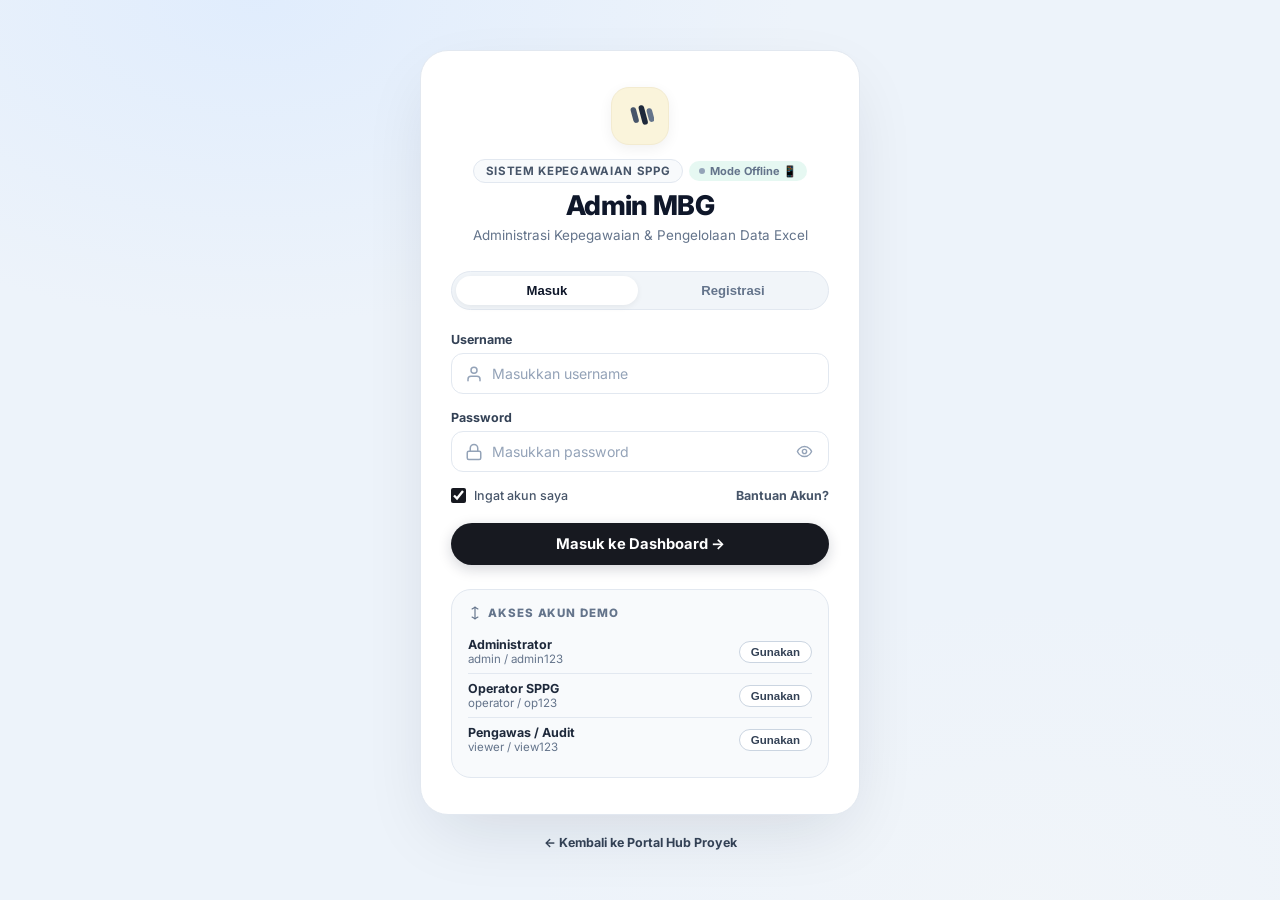
<file: index.html>
<!DOCTYPE html>
<html lang="id">
<head>
  <meta charset="UTF-8">
  <meta name="viewport" content="width=device-width, initial-scale=1.0">
  <title>Login — Admin MBG</title>
  <link rel="preconnect" href="https://fonts.googleapis.com">
  <link href="https://fonts.googleapis.com/css2?family=Inter:wght@300;400;500;600;700;800&display=swap" rel="stylesheet">
  <style>
    :root {
      --primary:        #171920;
      --primary-hover:  #282c37;
      --accent-blue:    #0284c7;
      --border-light:   #e2e8f0;
      --border-focus:   #94a3b8;
      --surface-card:   #ffffff;
      --surface-subtle: #f8fafc;
      --text-main:      #0f172a;
      --text-muted:     #64748b;
      --text-subtle:    #94a3b8;
      --radius-md:      12px;
      --radius-lg:      20px;
      --radius-xl:      28px;
      --radius-pill:    9999px;
    }

    * { box-sizing: border-box; margin: 0; padding: 0; }

    body {
      font-family: 'Inter', -apple-system, BlinkMacSystemFont, 'Segoe UI', Roboto, sans-serif;
      background: #edf3fa;
      background-image:
        radial-gradient(ellipse 70% 60% at 20% 0%, rgba(219, 234, 254, 0.7) 0%, transparent 60%),
        radial-gradient(ellipse 65% 55% at 80% 100%, rgba(241, 245, 249, 0.9) 0%, transparent 60%);
      color: var(--text-main);
      min-height: 100vh;
      display: flex;
      align-items: center;
      justify-content: center;
      padding: 24px;
      position: relative;
    }

    .login-wrapper {
      width: 100%;
      max-width: 440px;
      position: relative;
      z-index: 2;
    }

    /* Floating Card Container */
    .card-login {
      background: var(--surface-card);
      border: 1px solid var(--border-light);
      border-radius: var(--radius-xl);
      padding: 36px 30px;
      box-shadow: 0 25px 70px -15px rgba(15, 23, 42, 0.12), 0 0 0 1px rgba(255, 255, 255, 0.8) inset;
    }

    /* Brand Header with Corporate Slate-Gray Logo */
    .brand-section {
      text-align: center;
      margin-bottom: 26px;
    }
    .brand-logo-box {
      width: 58px;
      height: 58px;
      border-radius: 18px;
      background: #faf4db;
      border: 1px solid #f3ebd0;
      display: inline-flex;
      align-items: center;
      justify-content: center;
      margin-bottom: 14px;
      box-shadow: 0 4px 14px rgba(0,0,0,0.06);
    }
    .brand-badge {
      display: inline-flex;
      align-items: center;
      gap: 6px;
      font-size: 0.72rem;
      font-weight: 700;
      letter-spacing: 0.06em;
      text-transform: uppercase;
      color: #475569;
      background: var(--surface-subtle);
      border: 1px solid var(--border-light);
      padding: 4px 12px;
      border-radius: var(--radius-pill);
      margin-bottom: 10px;
    }
    .brand-title {
      font-size: 1.7rem;
      font-weight: 800;
      color: var(--text-main);
      letter-spacing: -0.025em;
      margin-bottom: 4px;
    }
    .brand-subtitle {
      font-size: 0.84rem;
      color: var(--text-muted);
      line-height: 1.45;
    }

    /* Active Session Banner */
    .active-session-banner {
      display: none;
      align-items: center;
      justify-content: space-between;
      gap: 8px;
      padding: 10px 14px;
      border-radius: 14px;
      background: #f1f5f9;
      border: 1px solid #e2e8f0;
      font-size: 0.78rem;
      color: #334155;
      margin-bottom: 18px;
    }
    .active-session-banner.show { display: flex; }
    .btn-resume {
      padding: 5px 12px;
      border-radius: var(--radius-pill);
      background: var(--primary);
      color: #fff;
      font-size: 0.75rem;
      font-weight: 700;
      border: none;
      cursor: pointer;
      white-space: nowrap;
      transition: all 0.18s;
    }
    .btn-resume:hover { background: var(--primary-hover); }

    /* Switch Tabs */
    .tabs-wrap {
      display: flex;
      gap: 4px;
      background: #f1f5f9;
      border: 1px solid var(--border-light);
      border-radius: var(--radius-pill);
      padding: 4px;
      margin-bottom: 22px;
    }
    .tab-btn {
      flex: 1;
      text-align: center;
      padding: 7px 12px;
      border-radius: var(--radius-pill);
      font-size: 0.82rem;
      font-weight: 700;
      color: var(--text-muted);
      cursor: pointer;
      border: none;
      background: transparent;
      transition: all 0.18s;
    }
    .tab-btn:hover { color: var(--text-main); }
    .tab-btn.active {
      background: #ffffff;
      color: var(--text-main);
      box-shadow: 0 2px 6px rgba(0,0,0,0.06);
    }

    /* Alerts */
    .alert-box {
      display: none;
      padding: 10px 14px;
      border-radius: 12px;
      font-size: 0.8rem;
      font-weight: 600;
      margin-bottom: 16px;
      align-items: center;
      gap: 8px;
      animation: fadeIn 0.2s ease;
    }
    .alert-box.show { display: flex; }
    .alert-err { background: #fef2f2; color: #dc2626; border: 1px solid #fecaca; }
    .alert-ok  { background: #f0fdf4; color: #166534; border: 1px solid #bbf7d0; }
    @keyframes fadeIn { from { opacity: 0; transform: translateY(-4px); } to { opacity: 1; transform: translateY(0); } }

    /* Forms */
    .form-group {
      margin-bottom: 16px;
    }
    .form-label {
      display: block;
      font-size: 0.78rem;
      font-weight: 700;
      color: #334155;
      margin-bottom: 6px;
    }
    .input-box {
      position: relative;
      display: flex;
      align-items: center;
    }
    .input-icon-svg {
      position: absolute;
      left: 14px;
      color: #94a3b8;
      pointer-events: none;
      display: flex;
      align-items: center;
      justify-content: center;
    }
    .form-ctrl {
      width: 100%;
      padding: 11px 14px 11px 40px;
      background: #ffffff;
      border: 1.5px solid var(--border-light);
      border-radius: var(--radius-md);
      color: var(--text-main);
      font-size: 0.88rem;
      font-family: inherit;
      outline: none;
      transition: all 0.2s;
    }
    .form-ctrl:focus {
      border-color: #64748b;
      box-shadow: 0 0 0 3px rgba(100, 116, 139, 0.12);
    }
    .form-ctrl::placeholder { color: #94a3b8; }

    .eye-toggle-btn {
      position: absolute;
      right: 12px;
      background: none;
      border: none;
      color: #94a3b8;
      cursor: pointer;
      display: flex;
      align-items: center;
      justify-content: center;
      padding: 4px;
      transition: color 0.18s;
    }
    .eye-toggle-btn:hover { color: #475569; }

    .form-options-row {
      display: flex;
      align-items: center;
      justify-content: space-between;
      margin: 14px 0 20px;
      font-size: 0.78rem;
    }
    .check-label {
      display: flex;
      align-items: center;
      gap: 8px;
      color: #475569;
      font-weight: 500;
      cursor: pointer;
    }
    .check-label input {
      accent-color: var(--primary);
      width: 15px; height: 15px;
      cursor: pointer;
    }
    .link-help {
      color: #475569;
      text-decoration: none;
      font-weight: 700;
      cursor: pointer;
      transition: color 0.15s;
    }
    .link-help:hover { color: #0f172a; text-decoration: underline; }

    /* Button Primary (Corporate Dark Slate) */
    .btn-submit-main {
      width: 100%;
      padding: 12px;
      background: var(--primary);
      border: none;
      border-radius: var(--radius-pill);
      color: #ffffff;
      font-size: 0.92rem;
      font-weight: 700;
      font-family: inherit;
      cursor: pointer;
      transition: all 0.2s;
      box-shadow: 0 4px 14px rgba(15,23,42,0.18);
      display: flex;
      align-items: center;
      justify-content: center;
      gap: 8px;
    }
    .btn-submit-main:hover {
      background: var(--primary-hover);
      transform: translateY(-1px);
      box-shadow: 0 6px 18px rgba(15,23,42,0.22);
    }
    .btn-submit-main:active { transform: translateY(0); }
    .btn-submit-main.loading { opacity: 0.75; pointer-events: none; }

    .btn-spinner {
      display: none;
      width: 16px; height: 16px;
      border: 2px solid rgba(255,255,255,0.3);
      border-top-color: #fff;
      border-radius: 50%;
      animation: spin 0.6s linear infinite;
    }
    @keyframes spin { to { transform: rotate(360deg); } }
    .btn-submit-main.loading .btn-spinner { display: inline-block; }

    /* Quick Demo Accounts */
    .demo-accounts-box {
      margin-top: 24px;
      padding: 16px;
      background: var(--surface-subtle);
      border: 1px solid var(--border-light);
      border-radius: var(--radius-lg);
    }
    .demo-accounts-header {
      font-size: 0.72rem;
      font-weight: 800;
      letter-spacing: 0.08em;
      text-transform: uppercase;
      color: #64748b;
      margin-bottom: 10px;
      display: flex;
      align-items: center;
      gap: 6px;
    }
    .demo-account-row {
      display: flex;
      align-items: center;
      justify-content: space-between;
      padding: 7px 0;
      border-bottom: 1px solid #e2e8f0;
      font-size: 0.78rem;
    }
    .demo-account-row:last-child { border-bottom: none; }
    .demo-user-title { font-weight: 700; color: #1e293b; }
    .demo-user-cred { color: #64748b; font-size: 0.72rem; }
    .btn-demo-fill {
      padding: 4px 11px;
      border-radius: var(--radius-pill);
      font-size: 0.72rem;
      font-weight: 700;
      background: #ffffff;
      color: #334155;
      border: 1px solid #cbd5e1;
      cursor: pointer;
      transition: all 0.15s;
    }
    .btn-demo-fill:hover {
      background: var(--primary);
      color: #ffffff;
      border-color: var(--primary);
    }

    .footer-hub-link {
      text-align: center;
      margin-top: 20px;
      font-size: 0.78rem;
      color: var(--text-muted);
    }
    .footer-hub-link a {
      color: #334155;
      text-decoration: none;
      font-weight: 700;
    }
    .footer-hub-link a:hover { text-decoration: underline; }

    .auth-panel { display: none; }
    .auth-panel.active { display: block; }
  </style>
</head>
<body>

<div class="login-wrapper">

  <div class="card-login">

    <!-- Brand Header -->
    <div class="brand-section">
      <!-- Corporate Slate-Gray Vector Logo Mark -->
      <div class="brand-logo-box">
        <svg width="28" height="28" viewBox="0 0 28 28" fill="none" xmlns="http://www.w3.org/2000/svg">
          <rect x="4" y="6" width="5.5" height="16" rx="2.75" fill="#475569" transform="rotate(-15 4 6)"/>
          <rect x="12" y="4" width="5.5" height="20" rx="2.75" fill="#1e293b" transform="rotate(-15 12 4)"/>
          <rect x="20" y="7" width="5.5" height="14" rx="2.75" fill="#64748b" transform="rotate(-15 20 7)"/>
        </svg>
      </div>

      <div style="display:flex;align-items:center;justify-content:center;gap:6px;margin-bottom:6px;flex-wrap:wrap;">
        <div class="brand-badge" style="margin-bottom:0;">Sistem Kepegawaian SPPG</div>
        <div id="cloud-sync-badge" style="display:inline-flex;align-items:center;gap:5px;font-size:11px;font-weight:700;color:#059669;background:rgba(16,185,129,0.1);padding:3px 10px;border-radius:99px;">
          <span style="width:6px;height:6px;border-radius:50%;background:#10b981;box-shadow:0 0 6px #10b981;"></span> Cloud Global Online
        </div>
      </div>
      <h1 class="brand-title">Admin MBG</h1>
      <p class="brand-subtitle">Administrasi Kepegawaian & Pengelolaan Data Excel</p>
    </div>

    <!-- Active session shortcut (if previous session exists) -->
    <div class="active-session-banner" id="banner-active-sess">
      <div>
        <span>Sesi aktif: </span><strong id="banner-sess-name">Admin</strong>
      </div>
      <button type="button" class="btn-resume" onclick="resumeSession()">Lanjut ke Dashboard →</button>
    </div>

    <!-- Switch Tabs -->
    <div class="tabs-wrap">
      <button type="button" class="tab-btn active" id="tab-login" onclick="setTab('login')">Masuk</button>
      <button type="button" class="tab-btn" id="tab-reg" onclick="setTab('reg')">Registrasi</button>
    </div>

    <!-- Alert Messages -->
    <div class="alert-box alert-err" id="alert-err">
      <span id="alert-err-msg">Username atau password salah.</span>
    </div>
    <div class="alert-box alert-ok" id="alert-ok">
      <span id="alert-ok-msg">Berhasil! Mengalihkan ke dashboard...</span>
    </div>

    <!-- ── FORM LOGIN ── -->
    <div class="auth-panel active" id="panel-login">
      <div class="form-group">
        <label class="form-label">Username</label>
        <div class="input-box">
          <span class="input-icon-svg">
            <svg width="18" height="18" viewBox="0 0 24 24" fill="none" stroke="currentColor" stroke-width="2" stroke-linecap="round" stroke-linejoin="round"><path d="M20 21v-2a4 4 0 0 0-4-4H8a4 4 0 0 0-4 4v2"/><circle cx="12" cy="7" r="4"/></svg>
          </span>
          <input type="text" id="login-user" class="form-ctrl" placeholder="Masukkan username" autocomplete="username">
        </div>
      </div>

      <div class="form-group">
        <label class="form-label">Password</label>
        <div class="input-box">
          <span class="input-icon-svg">
            <svg width="18" height="18" viewBox="0 0 24 24" fill="none" stroke="currentColor" stroke-width="2" stroke-linecap="round" stroke-linejoin="round"><rect x="3" y="11" width="18" height="11" rx="2" ry="2"/><path d="M7 11V7a5 5 0 0 1 10 0v4"/></svg>
          </span>
          <input type="password" id="login-pass" class="form-ctrl" placeholder="Masukkan password" autocomplete="current-password" onkeydown="if(event.key==='Enter')doLogin()">
          <button type="button" class="eye-toggle-btn" onclick="togglePass('login-pass', this)" title="Lihat password">
            <svg width="17" height="17" viewBox="0 0 24 24" fill="none" stroke="currentColor" stroke-width="2" stroke-linecap="round" stroke-linejoin="round"><path d="M2 12s3-7 10-7 10 7 10 7-3 7-10 7-10-7-10-7Z"/><circle cx="12" cy="12" r="3"/></svg>
          </button>
        </div>
      </div>

      <div class="form-options-row">
        <label class="check-label">
          <input type="checkbox" id="remember-me" checked> Ingat akun saya
        </label>
        <span class="link-help" onclick="forgotHint()">Bantuan Akun?</span>
      </div>

      <button type="button" class="btn-submit-main" id="btn-login" onclick="doLogin()">
        <span id="btn-login-txt">Masuk ke Dashboard →</span>
        <span class="btn-spinner" id="btn-login-spn"></span>
      </button>

      <!-- Quick Demo Accounts -->
      <div class="demo-accounts-box">
        <div class="demo-accounts-header">
          <svg width="14" height="14" viewBox="0 0 24 24" fill="none" stroke="currentColor" stroke-width="2" stroke-linecap="round" stroke-linejoin="round"><path d="M12 2v20"/><path d="m17 5-5-3-5 3"/><path d="m17 19-5 3-5-3"/></svg>
          Akses Akun Demo
        </div>
        <div class="demo-account-row">
          <div>
            <div class="demo-user-title">Administrator</div>
            <div class="demo-user-cred">admin / admin123</div>
          </div>
          <button type="button" class="btn-demo-fill" onclick="quickFill('admin', 'admin123')">Gunakan</button>
        </div>
        <div class="demo-account-row">
          <div>
            <div class="demo-user-title">Operator SPPG</div>
            <div class="demo-user-cred">operator / op123</div>
          </div>
          <button type="button" class="btn-demo-fill" onclick="quickFill('operator', 'op123')">Gunakan</button>
        </div>
        <div class="demo-account-row">
          <div>
            <div class="demo-user-title">Pengawas / Audit</div>
            <div class="demo-user-cred">viewer / view123</div>
          </div>
          <button type="button" class="btn-demo-fill" onclick="quickFill('viewer', 'view123')">Gunakan</button>
        </div>
      </div>
    </div>

    <!-- ── FORM REGISTRASI ── -->
    <div class="auth-panel" id="panel-reg">
      <div class="form-group">
        <label class="form-label">Nama Lengkap</label>
        <div class="input-box">
          <span class="input-icon-svg">
            <svg width="18" height="18" viewBox="0 0 24 24" fill="none" stroke="currentColor" stroke-width="2" stroke-linecap="round" stroke-linejoin="round"><path d="M19 21v-2a4 4 0 0 0-4-4H9a4 4 0 0 0-4 4v2"/><circle cx="12" cy="7" r="4"/></svg>
          </span>
          <input type="text" id="reg-name" class="form-ctrl" placeholder="Nama lengkap Anda">
        </div>
      </div>

      <div class="form-group">
        <label class="form-label">Username</label>
        <div class="input-box">
          <span class="input-icon-svg">
            <svg width="18" height="18" viewBox="0 0 24 24" fill="none" stroke="currentColor" stroke-width="2" stroke-linecap="round" stroke-linejoin="round"><circle cx="12" cy="12" r="4"/><path d="M16 8v5a3 3 0 0 0 6 0v-1a10 10 0 1 0-4 8"/></svg>
          </span>
          <input type="text" id="reg-user" class="form-ctrl" placeholder="Username untuk login">
        </div>
      </div>

      <div class="form-group">
        <label class="form-label">Peran / Jabatan</label>
        <div class="input-box">
          <span class="input-icon-svg">
            <svg width="18" height="18" viewBox="0 0 24 24" fill="none" stroke="currentColor" stroke-width="2" stroke-linecap="round" stroke-linejoin="round"><rect x="2" y="7" width="20" height="14" rx="2" ry="2"/><path d="M16 21V5a2 2 0 0 0-2-2h-4a2 2 0 0 0-2 2v16"/></svg>
          </span>
          <select id="reg-role" class="form-ctrl" style="cursor:pointer;background:#ffffff">
            <option value="Administrator">Administrator</option>
            <option value="Operator SPPG" selected>Operator SPPG</option>
            <option value="Ahli Gizi">Ahli Gizi</option>
            <option value="Viewer">Viewer</option>
          </select>
        </div>
      </div>

      <div class="form-group">
        <label class="form-label">Password</label>
        <div class="input-box">
          <span class="input-icon-svg">
            <svg width="18" height="18" viewBox="0 0 24 24" fill="none" stroke="currentColor" stroke-width="2" stroke-linecap="round" stroke-linejoin="round"><rect x="3" y="11" width="18" height="11" rx="2" ry="2"/><path d="M7 11V7a5 5 0 0 1 10 0v4"/></svg>
          </span>
          <input type="password" id="reg-pass" class="form-ctrl" placeholder="Minimal 6 karakter">
          <button type="button" class="eye-toggle-btn" onclick="togglePass('reg-pass', this)">
            <svg width="17" height="17" viewBox="0 0 24 24" fill="none" stroke="currentColor" stroke-width="2" stroke-linecap="round" stroke-linejoin="round"><path d="M2 12s3-7 10-7 10 7 10 7-3 7-10 7-10-7-10-7Z"/><circle cx="12" cy="12" r="3"/></svg>
          </button>
        </div>
      </div>

      <div class="form-group">
        <label class="form-label">Konfirmasi Password</label>
        <div class="input-box">
          <span class="input-icon-svg">
            <svg width="18" height="18" viewBox="0 0 24 24" fill="none" stroke="currentColor" stroke-width="2" stroke-linecap="round" stroke-linejoin="round"><rect x="3" y="11" width="18" height="11" rx="2" ry="2"/><path d="M7 11V7a5 5 0 0 1 10 0v4"/></svg>
          </span>
          <input type="password" id="reg-pass2" class="form-ctrl" placeholder="Ulangi password" onkeydown="if(event.key==='Enter')doRegister()">
          <button type="button" class="eye-toggle-btn" onclick="togglePass('reg-pass2', this)">
            <svg width="17" height="17" viewBox="0 0 24 24" fill="none" stroke="currentColor" stroke-width="2" stroke-linecap="round" stroke-linejoin="round"><path d="M2 12s3-7 10-7 10 7 10 7-3 7-10 7-10-7-10-7Z"/><circle cx="12" cy="12" r="3"/></svg>
          </button>
        </div>
      </div>

      <button type="button" class="btn-submit-main" id="btn-reg" onclick="doRegister()">
        <span id="btn-reg-txt">Daftarkan Akun Baru →</span>
        <span class="btn-spinner" id="btn-reg-spn"></span>
      </button>
    </div>

  </div>

  <div class="footer-hub-link">
    <a href="/">← Kembali ke Portal Hub Proyek</a>
  </div>

</div>

<script>
  // ── Database akun lokal (disimpan di localStorage) ──
  const DEFAULT_USERS = [
    { username: 'admin', password: 'admin123', name: 'Adli Zain Pribadi', role: 'Administrator' },
    { username: 'operator', password: 'op123', name: 'Operator SPPG', role: 'Operator' },
    { username: 'viewer', password: 'view123', name: 'Pengawas Audit', role: 'Viewer' }
  ];

  // ── Multi-Tier Cloud Sync & Server Database ──
  const CLOUD_SYNC_USERS_URL = 'https://admin-mbg-sppg-default-rtdb.asia-southeast1.firebasedatabase.app/users.json';
  const API_USERS_URL = 'api-users.php';

  function getUsers() {
    try {
      const raw = localStorage.getItem('mbg_users');
      if (raw) return JSON.parse(raw);
    } catch(e) {}
    localStorage.setItem('mbg_users', JSON.stringify(DEFAULT_USERS));
    return DEFAULT_USERS;
  }

  function saveUsers(users) {
    localStorage.setItem('mbg_users', JSON.stringify(users));
  }

  function updateCloudSyncBadge(status, text) {
    const el = document.getElementById('cloud-sync-badge');
    if (!el) return;
    if (status === 'cloud') {
      el.innerHTML = '<span style="width:6px;height:6px;border-radius:50%;background:#10b981;box-shadow:0 0 6px #10b981;"></span> Cloud Global Online 🌐';
      el.style.color = '#059669';
    } else if (status === 'local') {
      el.innerHTML = '<span style="width:6px;height:6px;border-radius:50%;background:#0284c7;"></span> Server Lokal XAMPP 💻';
      el.style.color = '#0284c7';
    } else {
      el.innerHTML = '<span style="width:6px;height:6px;border-radius:50%;background:#94a3b8;"></span> Mode Offline 📱';
      el.style.color = '#64748b';
    }
    if (text) el.title = text;
  }

  // Sinkronisasi akun otomatis dari Cloud Google & Server Lokal
  async function syncUsersFromServer() {
    let cloudOk = false;

    // 1. Ambil dari Google Cloud Database (Online Global - Akses dari HP, Kuota, Luar Kantor)
    try {
      const cResp = await fetch(CLOUD_SYNC_USERS_URL, { cache: 'no-store' });
      if (cResp.ok) {
        const cData = await cResp.json();
        if (cData) {
          const cloudList = Array.isArray(cData) ? cData : Object.values(cData);
          const localList = getUsers();
          const merged = [...cloudList];
          localList.forEach(lu => {
            if (!merged.some(cu => cu.username.toLowerCase() === lu.username.toLowerCase())) {
              merged.push(lu);
            }
          });
          saveUsers(merged);
          cloudOk = true;
          updateCloudSyncBadge('cloud', 'Sinkronisasi Cloud Global Aktif');
        }
      }
    } catch(e) {
      // Offline fallback
    }

    // 2. Sinkron dengan Server XAMPP jika sedang terhubung
    try {
      const resp = await fetch(API_USERS_URL, { cache: 'no-store' });
      if (resp.ok) {
        const json = await resp.json();
        if (json.status === 'success' && Array.isArray(json.data)) {
          const current = getUsers();
          const merged = [...json.data];
          current.forEach(lu => {
            if (!merged.some(su => su.username.toLowerCase() === lu.username.toLowerCase())) {
              merged.push(lu);
            }
          });
          saveUsers(merged);
          if (!cloudOk) updateCloudSyncBadge('local', 'Terhubung ke XAMPP Lokal');
          return merged;
        }
      }
    } catch(e) {}

    if (!cloudOk) {
      updateCloudSyncBadge('offline', 'Menggunakan akun tersimpan');
    }
    return getUsers();
  }

  // Cek remembered user & active session (tanpa auto-bypass agar user selalu melihat tampilan pintu masuk)
  window.addEventListener('DOMContentLoaded', () => {
    syncUsersFromServer(); // sinkronkan akun dari server

    try {
      const sess = sessionStorage.getItem('mbg_session') || localStorage.getItem('mbg_session');
      if (sess) {
        const parsed = JSON.parse(sess);
        if (parsed && parsed.name) {
          // Jika ada parameter ?logout=1 di URL, jangan auto-redirect
          const urlParams = new URLSearchParams(window.location.search);
          if (urlParams.get('logout') !== '1') {
            window.location.replace('dashboard.html');
            return;
          }
          const banner = document.getElementById('banner-active-sess');
          document.getElementById('banner-sess-name').textContent = parsed.name + ' (' + (parsed.role || 'User') + ')';
          banner.classList.add('show');
        }
      }
    } catch(e) {}

    const saved = localStorage.getItem('mbg_remembered_user');
    if (saved) {
      document.getElementById('login-user').value = saved;
      document.getElementById('remember-me').checked = true;
    }
  });

  function resumeSession() {
    window.location.href = 'dashboard.html';
  }

  function setTab(tab) {
    clearAlerts();
    document.getElementById('tab-login').classList.toggle('active', tab === 'login');
    document.getElementById('tab-reg').classList.toggle('active', tab === 'reg');
    document.getElementById('panel-login').classList.toggle('active', tab === 'login');
    document.getElementById('panel-reg').classList.toggle('active', tab === 'reg');
  }

  function clearAlerts() {
    document.getElementById('alert-err').classList.remove('show');
    document.getElementById('alert-ok').classList.remove('show');
  }

  function showAlert(type, msg) {
    clearAlerts();
    if (type === 'err') {
      document.getElementById('alert-err-msg').textContent = msg;
      document.getElementById('alert-err').classList.add('show');
    } else {
      document.getElementById('alert-ok-msg').textContent = msg;
      document.getElementById('alert-ok').classList.add('show');
    }
  }

  function togglePass(id, btn) {
    const input = document.getElementById(id);
    if (input.type === 'password') {
      input.type = 'text';
      btn.innerHTML = `<svg width="17" height="17" viewBox="0 0 24 24" fill="none" stroke="currentColor" stroke-width="2" stroke-linecap="round" stroke-linejoin="round"><path d="m15 18-.722-3.25"/><path d="M2 8a10.645 10.645 0 0 0 20 0"/><path d="m20 15-1.726-2.05"/><path d="m4 15 1.726-2.05"/><path d="m9 18 .722-3.25"/></svg>`;
    } else {
      input.type = 'password';
      btn.innerHTML = `<svg width="17" height="17" viewBox="0 0 24 24" fill="none" stroke="currentColor" stroke-width="2" stroke-linecap="round" stroke-linejoin="round"><path d="M2 12s3-7 10-7 10 7 10 7-3 7-10 7-10-7-10-7Z"/><circle cx="12" cy="12" r="3"/></svg>`;
    }
  }

  function quickFill(user, pass) {
    setTab('login');
    document.getElementById('login-user').value = user;
    document.getElementById('login-pass').value = pass;
    document.getElementById('login-user').focus();
    showAlert('ok', `Akun demo [${user}] siap. Klik Masuk ke Dashboard!`);
  }

  function forgotHint() {
    alert("Petunjuk Akun Demo MBG:\n\n1. Admin: admin / admin123\n2. Operator: operator / op123\n3. Viewer: viewer / view123\n\nAtau Anda dapat membuat akun baru melalui tab 'Registrasi'.");
  }

  function doLogin() {
    clearAlerts();
    const user = document.getElementById('login-user').value.trim();
    const pass = document.getElementById('login-pass').value;
    const remember = document.getElementById('remember-me').checked;

    if (!user || !pass) {
      showAlert('err', 'Mohon masukkan username dan password!');
      return;
    }

    const btn = document.getElementById('btn-login');
    const txt = document.getElementById('btn-login-txt');
    const spn = document.getElementById('btn-login-spn');

    btn.classList.add('loading');
    txt.textContent = 'Memverifikasi...';
    spn.style.display = 'inline-block';

    setTimeout(() => {
      const users = getUsers();
      const match = users.find(u => u.username.toLowerCase() === user.toLowerCase() && u.password === pass);

      btn.classList.remove('loading');
      txt.textContent = 'Masuk ke Dashboard →';
      spn.style.display = 'none';

      if (match) {
        const sessionData = {
          username: match.username,
          name: match.name,
          role: match.role,
          loggedInAt: new Date().toISOString()
        };
        sessionStorage.setItem('mbg_session', JSON.stringify(sessionData));
        localStorage.setItem('mbg_session', JSON.stringify(sessionData));

        if (remember) {
          localStorage.setItem('mbg_remembered_user', match.username);
        } else {
          localStorage.removeItem('mbg_remembered_user');
        }

        showAlert('ok', `Selamat datang, ${match.name}! Mengalihkan...`);
        setTimeout(() => {
          window.location.href = 'dashboard.html';
        }, 650);
      } else {
        showAlert('err', 'Username atau password salah! Silakan coba lagi.');
        document.getElementById('login-pass').value = '';
        document.getElementById('login-pass').focus();
      }
    }, 450);
  }

  function doRegister() {
    clearAlerts();
    const name = document.getElementById('reg-name').value.trim();
    const user = document.getElementById('reg-user').value.trim();
    const role = document.getElementById('reg-role').value;
    const pass = document.getElementById('reg-pass').value;
    const pass2 = document.getElementById('reg-pass2').value;

    if (!name || !user || !pass || !pass2) {
      showAlert('err', 'Semua kolom registrasi wajib diisi!');
      return;
    }
    if (user.length < 3) {
      showAlert('err', 'Username minimal 3 karakter!');
      return;
    }
    if (pass.length < 6) {
      showAlert('err', 'Password minimal 6 karakter!');
      return;
    }
    if (pass !== pass2) {
      showAlert('err', 'Konfirmasi password tidak cocok!');
      return;
    }

    const users = getUsers();
    if (users.some(u => u.username.toLowerCase() === user.toLowerCase())) {
      showAlert('err', 'Username sudah terdaftar! Gunakan username lain.');
      return;
    }

    const btn = document.getElementById('btn-reg');
    const txt = document.getElementById('btn-reg-txt');
    const spn = document.getElementById('btn-reg-spn');

    btn.classList.add('loading');
    txt.textContent = 'Mendaftarkan...';
    spn.style.display = 'inline-block';

    const newUserData = {
      username: user,
      password: pass,
      name: name,
      role: role,
      createdAt: new Date().toISOString()
    };

    // 1. Simpan langsung ke cache lokal
    const currentUsers = getUsers();
    if (!currentUsers.some(u => u.username.toLowerCase() === user.toLowerCase())) {
      currentUsers.push(newUserData);
      saveUsers(currentUsers);
    }

    // 2. Kirim ke Google Cloud Database (Global agar HP lain di mana saja langsung bisa login)
    const cloudPromise = fetch(`https://admin-mbg-sppg-default-rtdb.asia-southeast1.firebasedatabase.app/users/${encodeURIComponent(user.toLowerCase())}.json`, {
      method: 'PUT',
      headers: { 'Content-Type': 'application/json' },
      body: JSON.stringify(newUserData)
    }).catch(() => null);

    // 3. Kirim ke server lokal XAMPP api-users.php (jika ada)
    const localPromise = fetch(API_USERS_URL, {
      method: 'POST',
      headers: { 'Content-Type': 'application/json' },
      body: JSON.stringify(newUserData)
    }).catch(() => null);

    Promise.allSettled([cloudPromise, localPromise]).then(() => {
      btn.classList.remove('loading');
      txt.textContent = 'Daftarkan Akun Baru →';
      spn.style.display = 'none';

      showAlert('ok', 'Registrasi berhasil! Akun tersimpan di Cloud & langsung dapat digunakan di HP atau perangkat lain 🌐');
      setTimeout(() => {
        setTab('login');
        document.getElementById('login-user').value = user;
        document.getElementById('login-pass').value = pass;
        document.getElementById('login-pass').focus();
      }, 1000);
    });
  }
</script>
</body>
</html>
</file>
